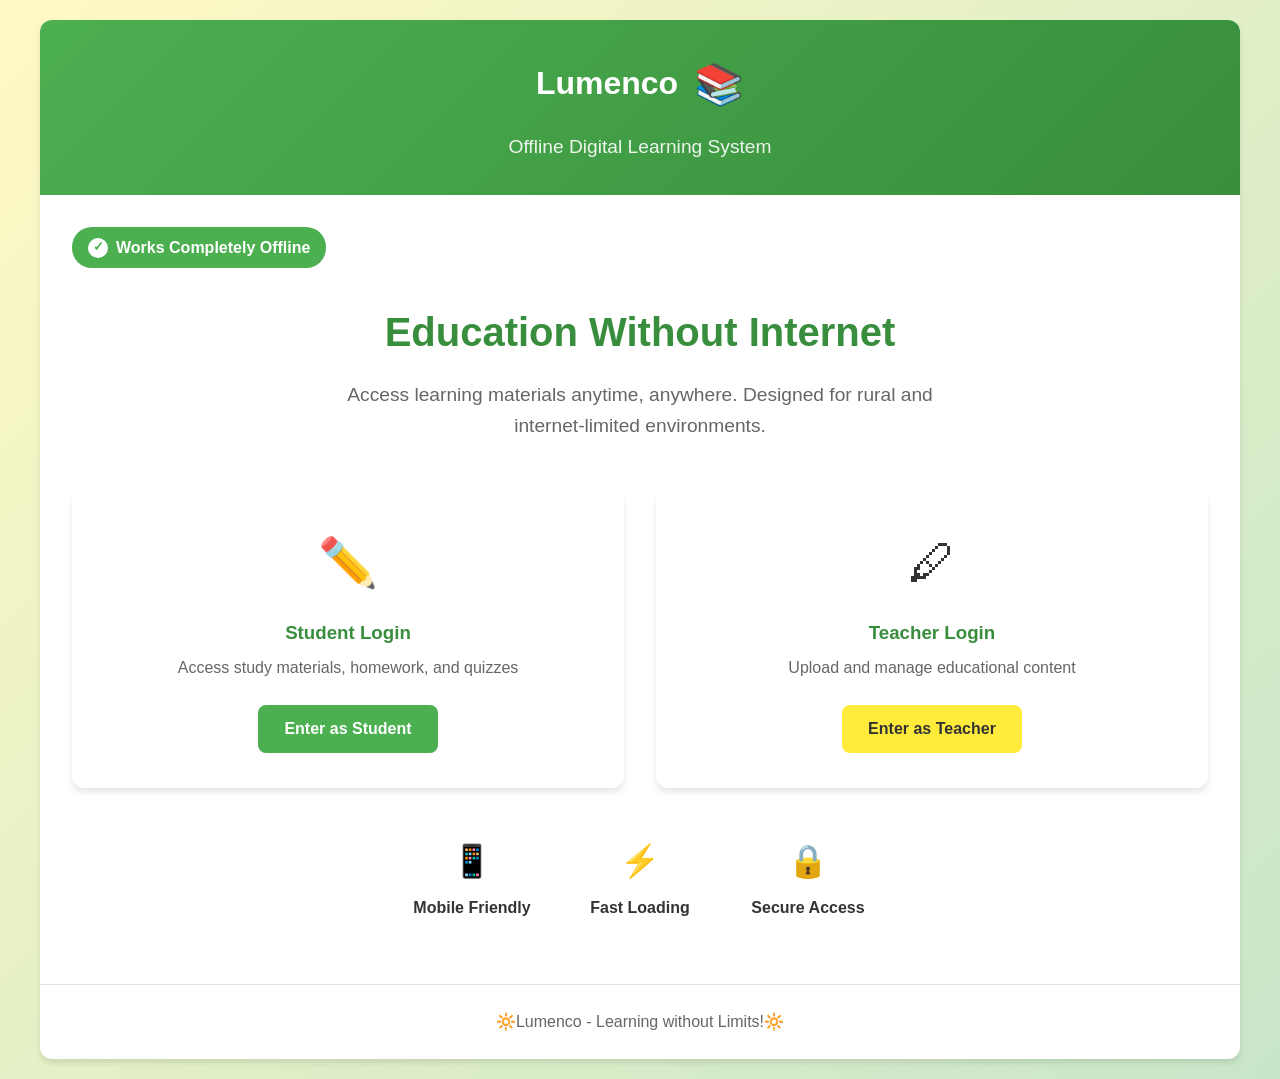
<file: data/index.html>
<!DOCTYPE html>
<html lang="en">
<head>
    <meta charset="UTF-8">
    <meta name="viewport" content="width=device-width, initial-scale=1.0">
    <title>Lumenco - Offline Digital Learning</title>
    <link rel="stylesheet" href="style.css">
    <link rel="icon" href="data:image/svg+xml,<svg xmlns=%22http://www.w3.org/2000/svg%22 viewBox=%220 0 100 100%22><text y=%22.9em%22 font-size=%2290%22>📚</text></svg>">
</head>
<body>
    <div class="container">
        <header class="header">
            <div class="logo-container">
                <div class="logo">
                    <h1>Lumenco</h1>
                    <div class="logo-icon">📚</div>
                </div>
                <p class="subtitle">Offline Digital Learning System</p>
            </div>
        </header>

        <main class="main-content">
            <div class="badge">
                <span class="badge-icon">✓</span>
                Works Completely Offline
            </div>

            <div class="hero">
                <h2>Education Without Internet</h2>
                <p class="hero-description">
                    Access learning materials anytime, anywhere. Designed for rural and internet-limited environments.
                </p>
            </div>

            <div class="login-options">
                <div class="option-card student-card">
                    <div class="card-icon">✏️</div>
                    <h3>Student Login</h3>
                    <p>Access study materials, homework, and quizzes</p>
                    <button class="btn btn-primary" onclick="navigateTo('student-auth.html')">
                        Enter as Student
                    </button>
                </div>

                <div class="option-card teacher-card">
                    <div class="card-icon">🖊</div>
                    <h3>Teacher Login</h3>
                    <p>Upload and manage educational content</p>
                    <button class="btn btn-secondary" onclick="navigateTo('teacher-login.html')">
                        Enter as Teacher
                    </button>
                </div>
            </div>

            <div class="features">
                <div class="feature">
                    <span class="feature-icon">📱</span>
                    <h4>Mobile Friendly</h4>
                </div>
                <div class="feature">
                    <span class="feature-icon">⚡</span>
                    <h4>Fast Loading</h4>
                </div>
                <div class="feature">
                    <span class="feature-icon">🔒</span>
                    <h4>Secure Access</h4>
                </div>
            </div>
        </main>

        <footer class="footer">
            <p> 🔆Lumenco - Learning without Limits!🔆 </p>
        </footer>
    </div>
    <script src="script.js"></script>
</body>
</html>
</file>
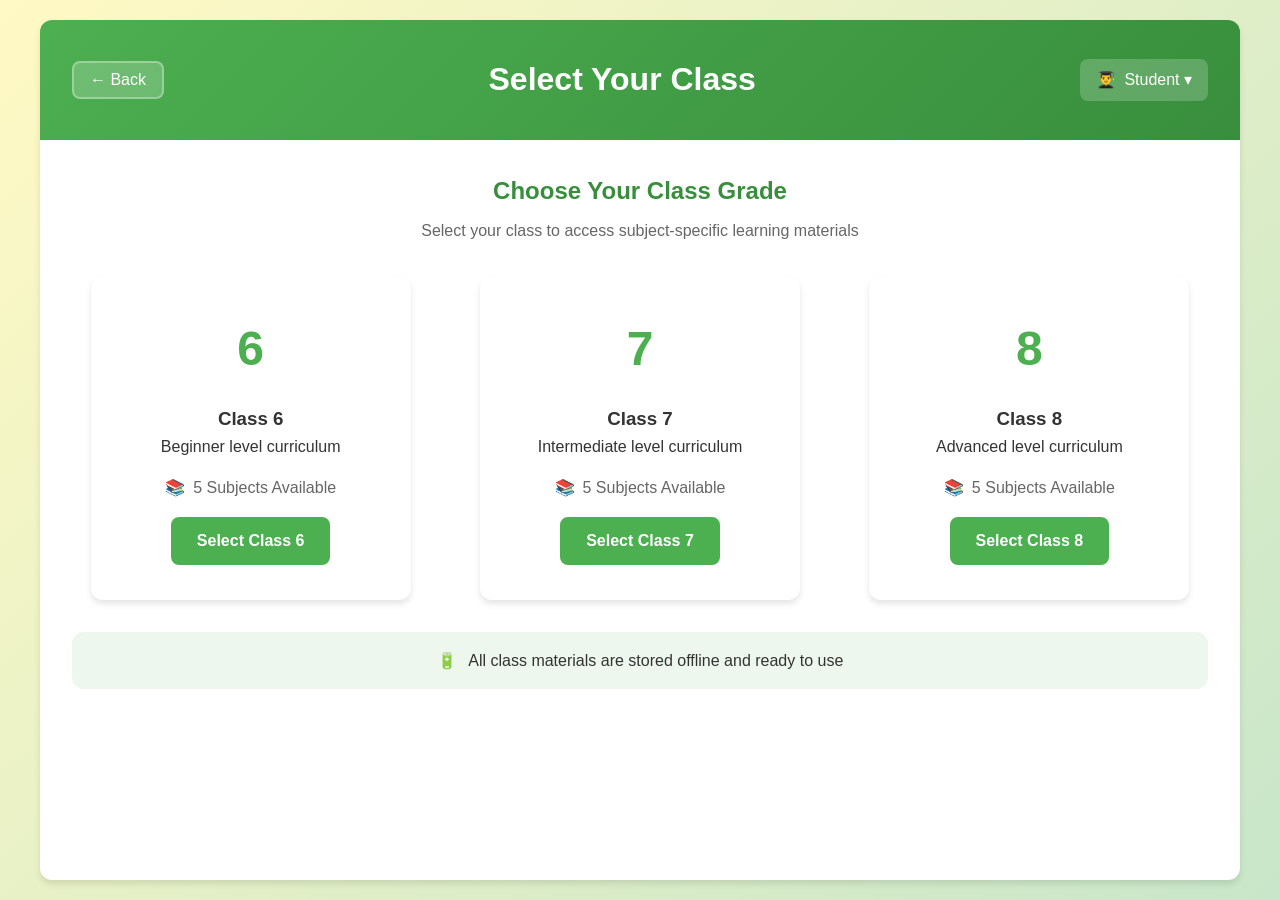
<file: data/class-select.html>
<!DOCTYPE html>
<html lang="en">
<head>
    <meta charset="UTF-8">
    <meta name="viewport" content="width=device-width, initial-scale=1.0">
    <title>Select Class - Lumenco</title>
    <link rel="stylesheet" href="style.css">
</head>
<body>
    <div class="container">
        <header class="header has-back-btn">
            <button class="back-btn">← Back</button>
            <div class="header-title">
                <h1>Select Your Class</h1>
            </div>
            <div class="user-info">
                <span class="user-icon">👨‍🎓</span>
                <span>Student ▾</span>
                <div class="user-menu" id="userMenu">
                    <button class="profile-btn">👤 Profile</button>
                    <button class="settings-btn">⚙️ Settings</button>
                    <hr>
                    <button class="logout-btn">🔐 Logout</button>
                </div>
            </div>
        </header>

        <main class="main-content">
            <div class="selection-intro">
                <h2>Choose Your Class Grade</h2>
                <p>Select your class to access subject-specific learning materials</p>
            </div>

            <div class="class-grid">
                <div class="class-card" onclick="selectClass(6)">
                    <div class="class-number">6</div>
                    <h3>Class 6</h3>
                    <p>Beginner level curriculum</p>
                    <div class="subject-count">
                        <span>📚</span>
                        5 Subjects Available
                    </div>
                    <button class="btn btn-primary">Select Class 6</button>
                </div>

                <div class="class-card" onclick="selectClass(7)">
                    <div class="class-number">7</div>
                    <h3>Class 7</h3>
                    <p>Intermediate level curriculum</p>
                    <div class="subject-count">
                        <span>📚</span>
                        5 Subjects Available
                    </div>
                    <button class="btn btn-primary">Select Class 7</button>
                </div>

                <div class="class-card" onclick="selectClass(8)">
                    <div class="class-number">8</div>
                    <h3>Class 8</h3>
                    <p>Advanced level curriculum</p>
                    <div class="subject-count">
                        <span>📚</span>
                        5 Subjects Available
                    </div>
                    <button class="btn btn-primary">Select Class 8</button>
                </div>
            </div>

            <div class="offline-notice">
                <span class="notice-icon">🔋</span>
                All class materials are stored offline and ready to use
            </div>
        </main>
    </div>
    <script src="script.js"></script>
</body>
</html>
</file>
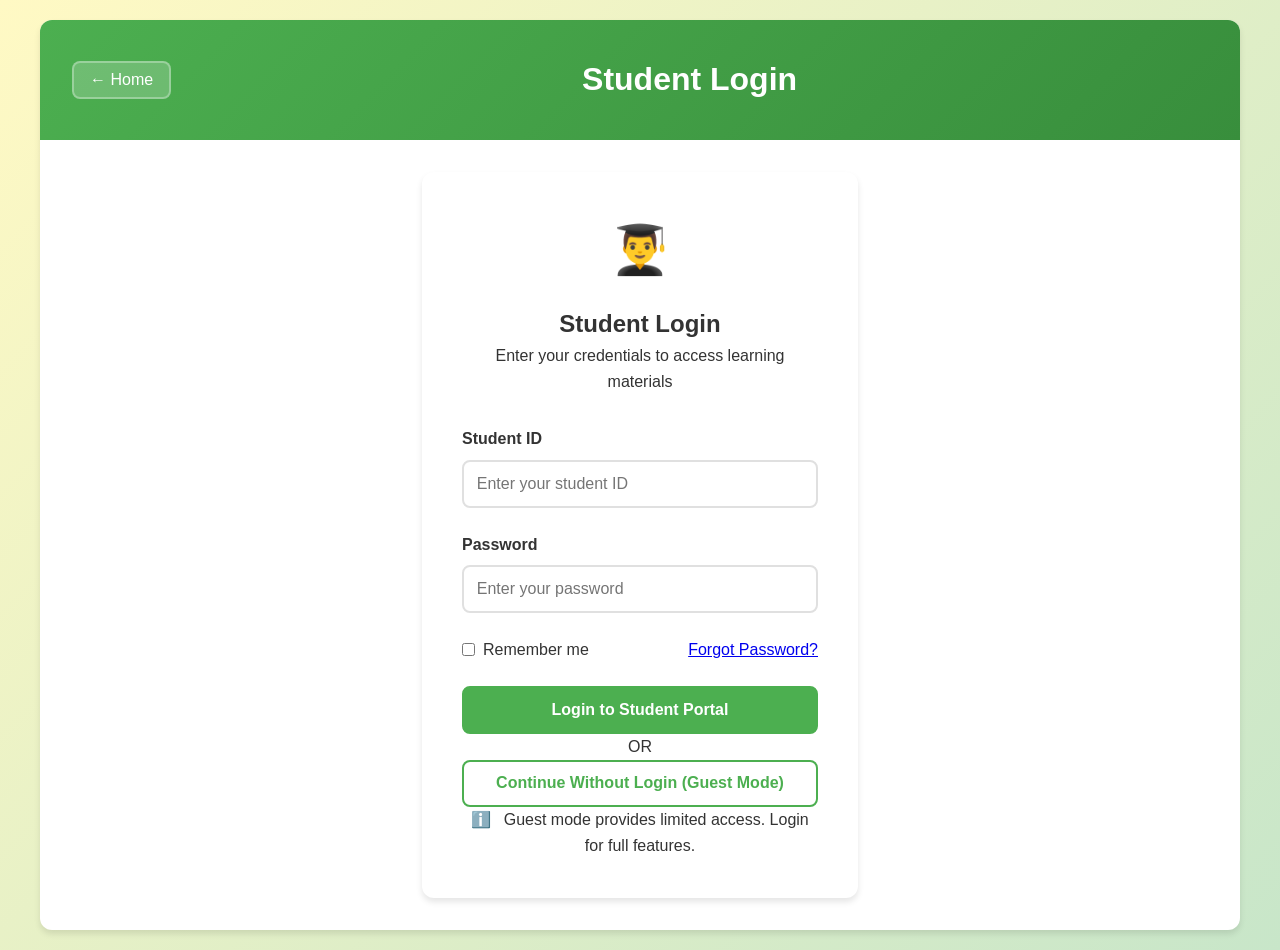
<file: data/student-auth.html>
<!DOCTYPE html>
<html lang="en">
<head>
    <meta charset="UTF-8">
    <meta name="viewport" content="width=device-width, initial-scale=1.0">
    <title>Student Login - Lumenco</title>
    <link rel="stylesheet" href="style.css">
</head>
<body>
    <div class="container">
        <header class="header">
            <button class="back-btn" onclick="navigateTo('index.html')">← Home</button>
            <h1>Student Login</h1>
        </header>

        <main class="main-content login-container">
            <div class="login-card">
                <div class="login-header">
                    <div class="login-icon">👨‍🎓</div>
                    <h2>Student Login</h2>
                    <p>Enter your credentials to access learning materials</p>
                </div>

                <form id="studentLoginForm" class="login-form">
                    <div class="form-group">
                        <label for="studentId">Student ID</label>
                        <input type="text" id="studentId" placeholder="Enter your student ID" required>
                    </div>

                    <div class="form-group">
                        <label for="studentPassword">Password</label>
                        <input type="password" id="studentPassword" placeholder="Enter your password" required>
                    </div>

                    <div class="form-options">
                        <label class="checkbox">
                            <input type="checkbox" id="rememberStudent">
                            <span>Remember me</span>
                        </label>
                        <a href="#" class="forgot-link">Forgot Password?</a>
                    </div>

                    <button type="submit" class="btn btn-primary btn-block">
                        Login to Student Portal
                    </button>

                    <div class="login-divider">
                        <span>OR</span>
                    </div>

                    <button type="button" class="btn btn-outline btn-block" onclick="navigateTo('student-login.html')">
                        Continue Without Login (Guest Mode)
                    </button>

                    <div class="login-note">
                        <span class="note-icon">ℹ️</span>
                        Guest mode provides limited access. Login for full features.
                    </div>
                </form>
            </div>
        </main>
    </div>
    <script src="script.js"></script>
</body>
</html>
</file>
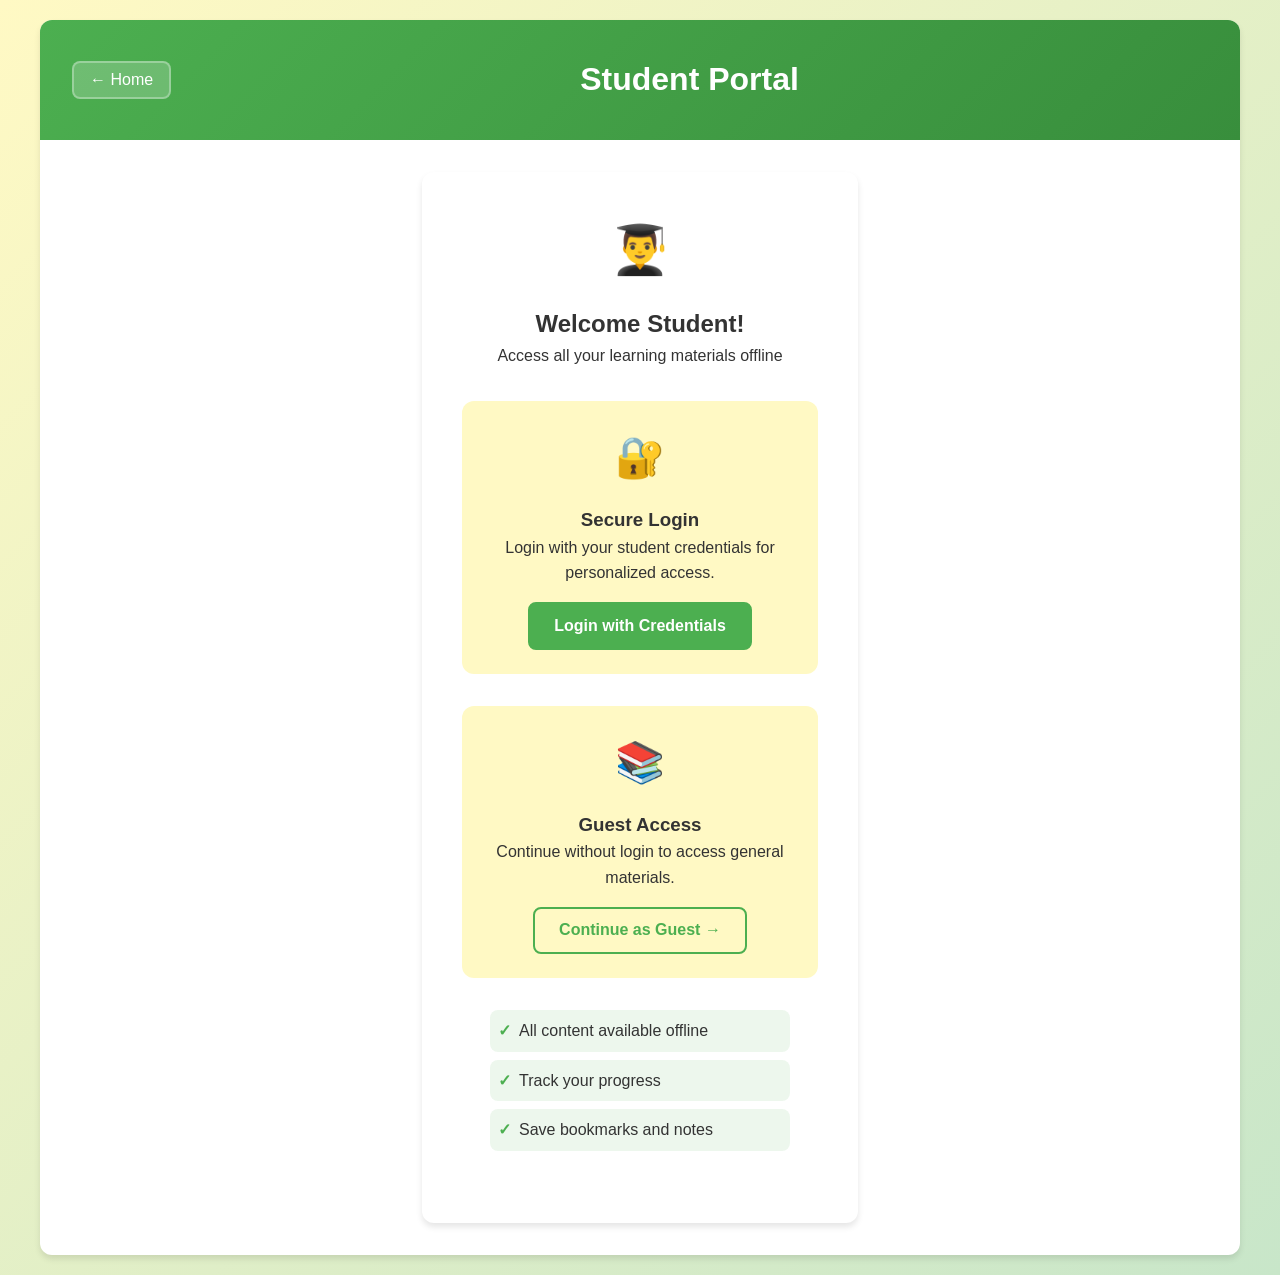
<file: data/student-login.html>
<!DOCTYPE html>
<html lang="en">
<head>
    <meta charset="UTF-8">
    <meta name="viewport" content="width=device-width, initial-scale=1.0">
    <title>Student Portal - Lumenco</title>
    <link rel="stylesheet" href="style.css">
</head>
<body>
    <div class="container">
        <header class="header">
            <button class="back-btn" onclick="navigateTo('index.html')">← Home</button>
            <h1>Student Portal</h1>
        </header>

        <main class="main-content login-container">
            <div class="login-card">
                <div class="login-header">
                    <div class="login-icon">👨‍🎓</div>
                    <h2>Welcome Student!</h2>
                    <p>Access all your learning materials offline</p>
                </div>

                <div class="student-login-options">
                    <div class="info-card">
                        <div class="info-icon">🔐</div>
                        <h3>Secure Login</h3>
                        <p>Login with your student credentials for personalized access.</p>
                        <button class="btn btn-primary" onclick="navigateTo('student-auth.html')" style="margin-top: 1rem;">
                            Login with Credentials
                        </button>
                    </div>

                    <div class="info-card" style="margin-top: 2rem;">
                        <div class="info-icon">📚</div>
                        <h3>Guest Access</h3>
                        <p>Continue without login to access general materials.</p>
                        <button class="btn btn-outline" onclick="navigateTo('class-select.html')" style="margin-top: 1rem;">
                            Continue as Guest →
                        </button>
                    </div>

                    <div class="features-list">
                        <div class="feature-item">
                            <span class="feature-check">✓</span>
                            All content available offline
                        </div>
                        <div class="feature-item">
                            <span class="feature-check">✓</span>
                            Track your progress
                        </div>
                        <div class="feature-item">
                            <span class="feature-check">✓</span>
                            Save bookmarks and notes
                        </div>
                    </div>
                </div>
            </div>
        </main>
    </div>
    <script src="script.js"></script>
</body>
</html>
</file>
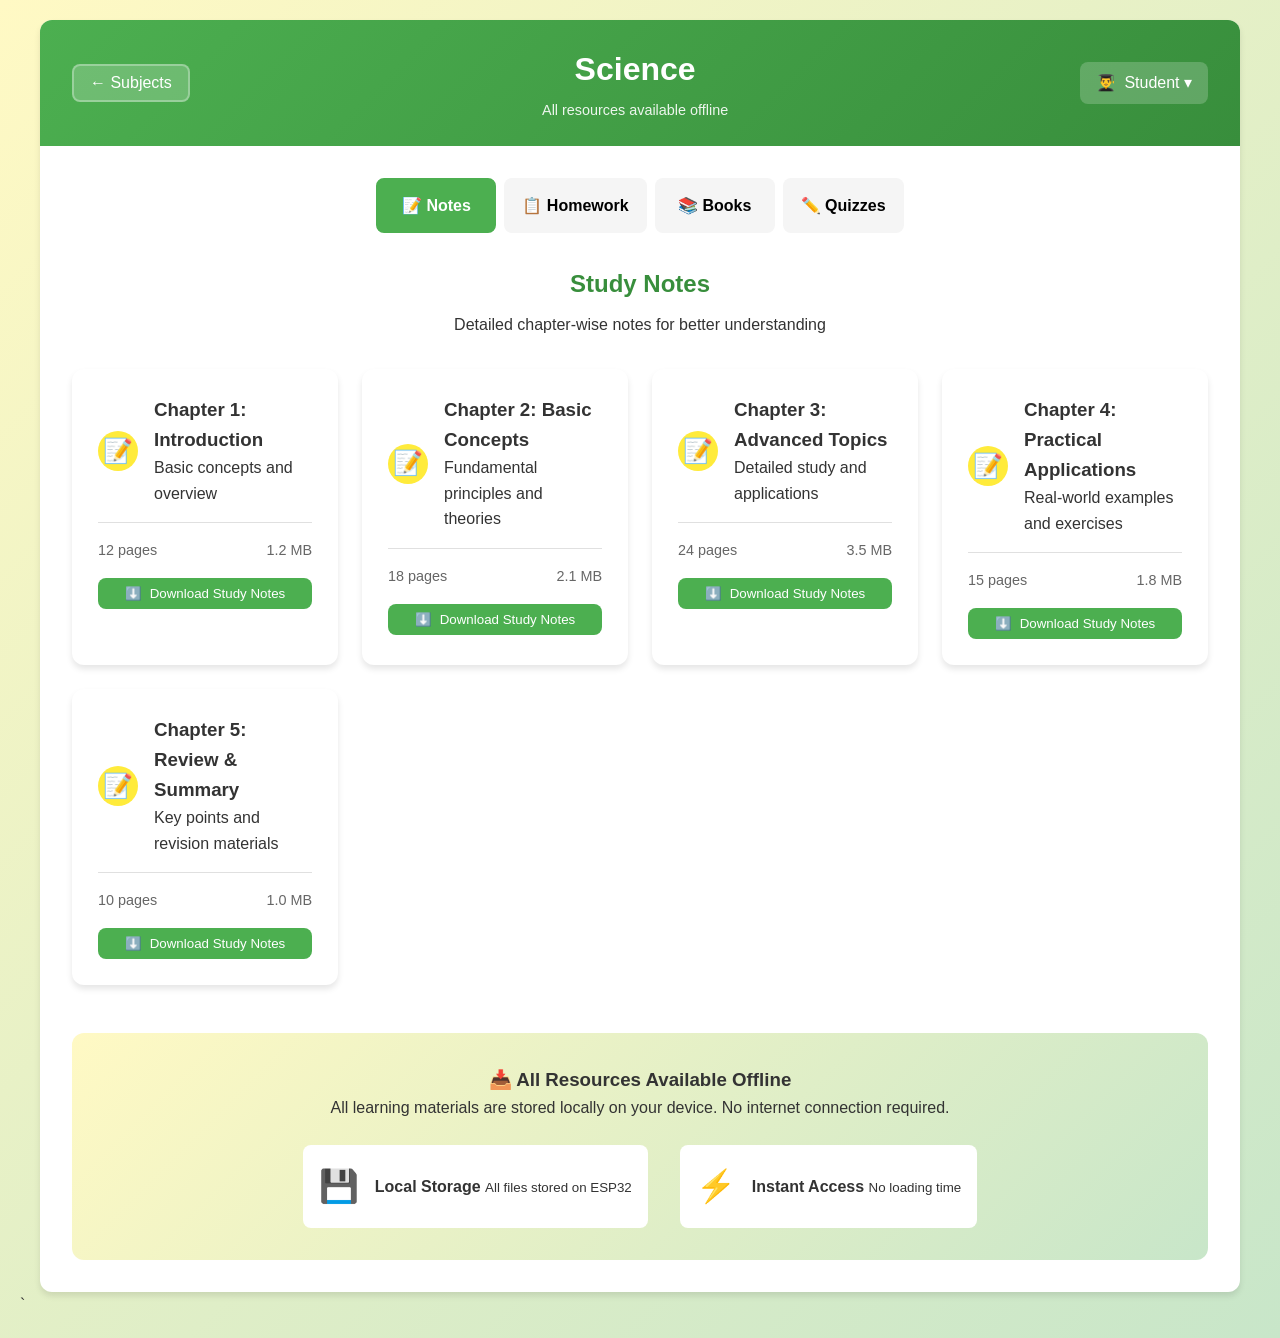
<file: data/subject-resource.html>
<!DOCTYPE html>
<html lang="en">
<head>
    <meta charset="UTF-8">
    <meta name="viewport" content="width=device-width, initial-scale=1.0">
    <title>Learning Resources - Lumenco</title>
    <link rel="stylesheet" href="style.css">
</head>
<body>
    <div class="container">
        <header class="header resource-header">
            <button class="back-btn" onclick="navigateTo('subject-select.html')">← Subjects</button>
            <div class="header-center">
                <h1 id="subjectTitle">Science</h1>
                <p class="subject-info">All resources available offline</p>
            </div>
            <div class="user-info" onclick="toggleUserMenu()">
                <span class="user-icon">👨‍🎓</span>
                <span>Student ▾</span>
                <div class="user-menu" id="userMenu">
                    <button onclick="goToProfile()">👤 Profile</button>
                    <button onclick="goToSettings()">⚙️ Settings</button>
                    <hr>
                    <button class="logout-btn" onclick="logout()">🔐 Logout</button>
                </div>
            </div>
        </header>

        <main class="main-content">
            <div class="resource-tabs">
                <button class="tab-btn active" onclick="switchTab('notes')" data-tab="notes">
                    📝 Notes
                </button>
                <button class="tab-btn" onclick="switchTab('homework')" data-tab="homework">
                    📋 Homework
                </button>
                <button class="tab-btn" onclick="switchTab('books')" data-tab="books">
                    📚 Books
                </button>
                <button class="tab-btn" onclick="switchTab('quizzes')" data-tab="quizzes">
                    ✏️ Quizzes
                </button>
            </div>

            <div class="tab-content active" id="notesTab">
                <div class="resource-header-section">
                    <h2>Study Notes</h2>
                    <p>Detailed chapter-wise notes for better understanding</p>
                </div>
                <div class="chapter-grid" id="notesGrid"></div>
            </div>

            <div class="tab-content" id="homeworkTab">
                <div class="resource-header-section">
                    <h2>Homework Assignments</h2>
                    <p>Practice questions and assignments</p>
                </div>
                <div class="chapter-grid" id="homeworkGrid"></div>
            </div>

            <div class="tab-content" id="booksTab">
                <div class="resource-header-section">
                    <h2>Textbooks & References</h2>
                    <p>Complete textbooks and reference materials</p>
                </div>
                <div class="chapter-grid" id="booksGrid"></div>
            </div>

            <div class="tab-content" id="quizzesTab">
                <div class="resource-header-section">
                    <h2>Interactive Quizzes</h2>
                    <p>Test your knowledge with chapter-wise quizzes</p>
                </div>
                <div class="chapter-grid" id="quizzesGrid"></div>
            </div>

            <div class="download-section">
                <h3>📥 All Resources Available Offline</h3>
                <p>All learning materials are stored locally on your device. No internet connection required.</p>
                <div class="storage-info">
                    <div class="storage-item">
                        <span class="storage-icon">💾</span>
                        <div>
                            <strong>Local Storage</strong>
                            <small>All files stored on ESP32</small>
                        </div>
                    </div>
                    <div class="storage-item">
                        <span class="storage-icon">⚡</span>
                        <div>
                            <strong>Instant Access</strong>
                            <small>No loading time</small>
                        </div>
                    </div>
                </div>
            </div>
        </main>
    </div>
    <script src="script.js"></script>
</body>
</html>`
</file>
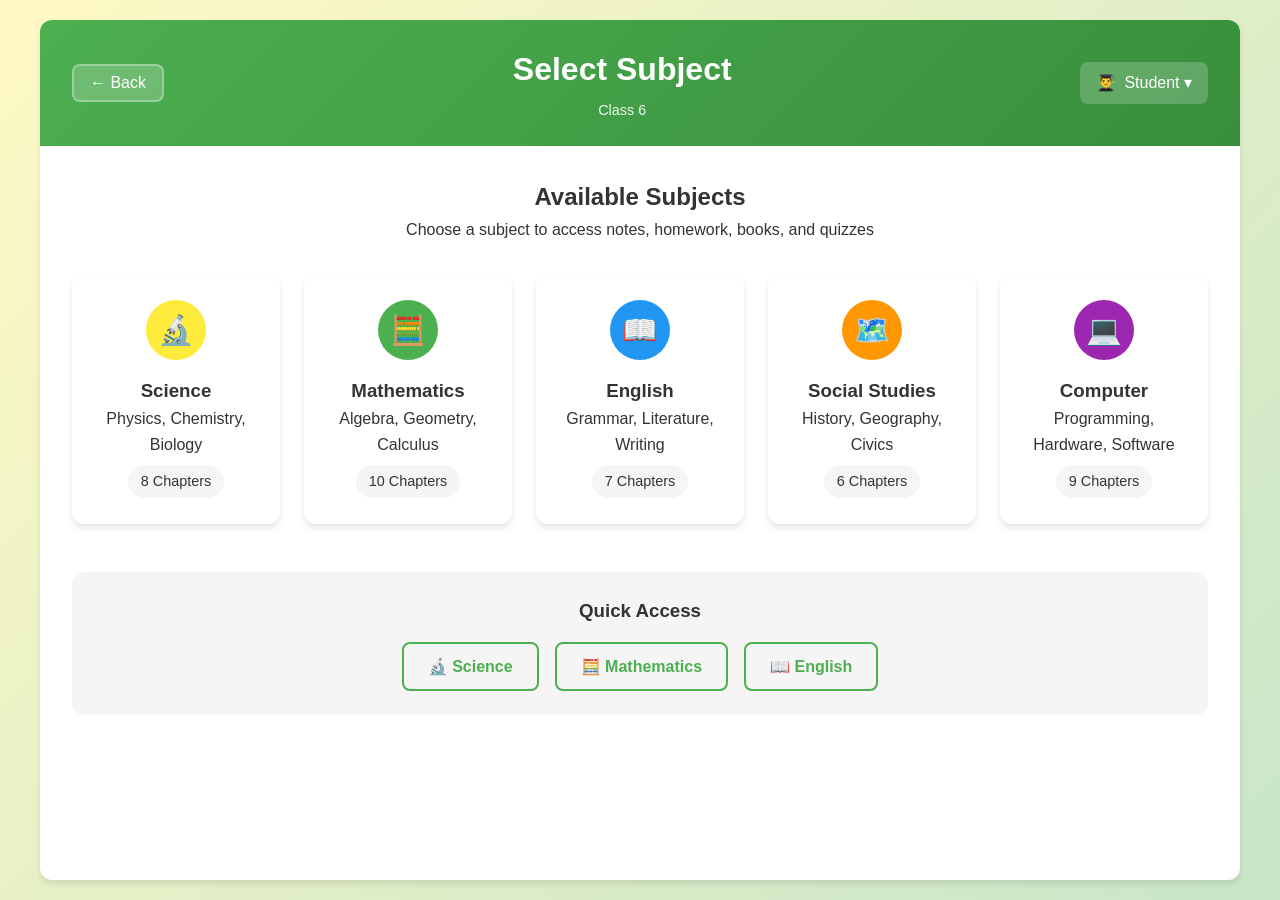
<file: data/subject-select.html>
<!DOCTYPE html>
<html lang="en">
<head>
    <meta charset="UTF-8">
    <meta name="viewport" content="width=device-width, initial-scale=1.0">
    <title>Select Subject - Lumenco</title>
    <link rel="stylesheet" href="style.css">
</head>
<body>
    <div class="container">
        <header class="header">
            <button class="back-btn" onclick="navigateTo('class-select.html')">← Back</button>
            <div class="header-center">
                <h1>Select Subject</h1>
                <p class="class-info" id="classInfo">Class 6</p>
            </div>
            <div class="user-info" onclick="toggleUserMenu()">
                <span class="user-icon">👨‍🎓</span>
                <span>Student ▾</span>
                <div class="user-menu" id="userMenu">
                    <button onclick="goToProfile()">👤 Profile</button>
                    <button onclick="goToSettings()">⚙️ Settings</button>
                    <hr>
                    <button class="logout-btn" onclick="logout()">🔐 Logout</button>
                </div>
            </div>
        </header>

        <main class="main-content">
            <div class="subject-selection">
                <h2>Available Subjects</h2>
                <p>Choose a subject to access notes, homework, books, and quizzes</p>
            </div>

            <div class="subject-grid">
                <div class="subject-card" onclick="selectSubject('science')">
                    <div class="subject-icon" style="background-color: #ffeb3b;">🔬</div>
                    <h3>Science</h3>
                    <p>Physics, Chemistry, Biology</p>
                    <div class="chapter-count">8 Chapters</div>
                </div>

                <div class="subject-card" onclick="selectSubject('mathematics')">
                    <div class="subject-icon" style="background-color: #4caf50;">🧮</div>
                    <h3>Mathematics</h3>
                    <p>Algebra, Geometry, Calculus</p>
                    <div class="chapter-count">10 Chapters</div>
                </div>

                <div class="subject-card" onclick="selectSubject('english')">
                    <div class="subject-icon" style="background-color: #2196f3;">📖</div>
                    <h3>English</h3>
                    <p>Grammar, Literature, Writing</p>
                    <div class="chapter-count">7 Chapters</div>
                </div>

                <div class="subject-card" onclick="selectSubject('social')">
                    <div class="subject-icon" style="background-color: #ff9800;">🗺️</div>
                    <h3>Social Studies</h3>
                    <p>History, Geography, Civics</p>
                    <div class="chapter-count">6 Chapters</div>
                </div>

                <div class="subject-card" onclick="selectSubject('computer')">
                    <div class="subject-icon" style="background-color: #9c27b0;">💻</div>
                    <h3>Computer</h3>
                    <p>Programming, Hardware, Software</p>
                    <div class="chapter-count">9 Chapters</div>
                </div>
            </div>

            <div class="quick-access">
                <h3>Quick Access</h3>
                <div class="quick-buttons">
                    <button class="btn btn-outline" onclick="selectSubject('science')">
                        🔬 Science
                    </button>
                    <button class="btn btn-outline" onclick="selectSubject('mathematics')">
                        🧮 Mathematics
                    </button>
                    <button class="btn btn-outline" onclick="selectSubject('english')">
                        📖 English
                    </button>
                </div>
            </div>
        </main>
    </div>
    <script src="script.js"></script>
</body>
</html>
</file>
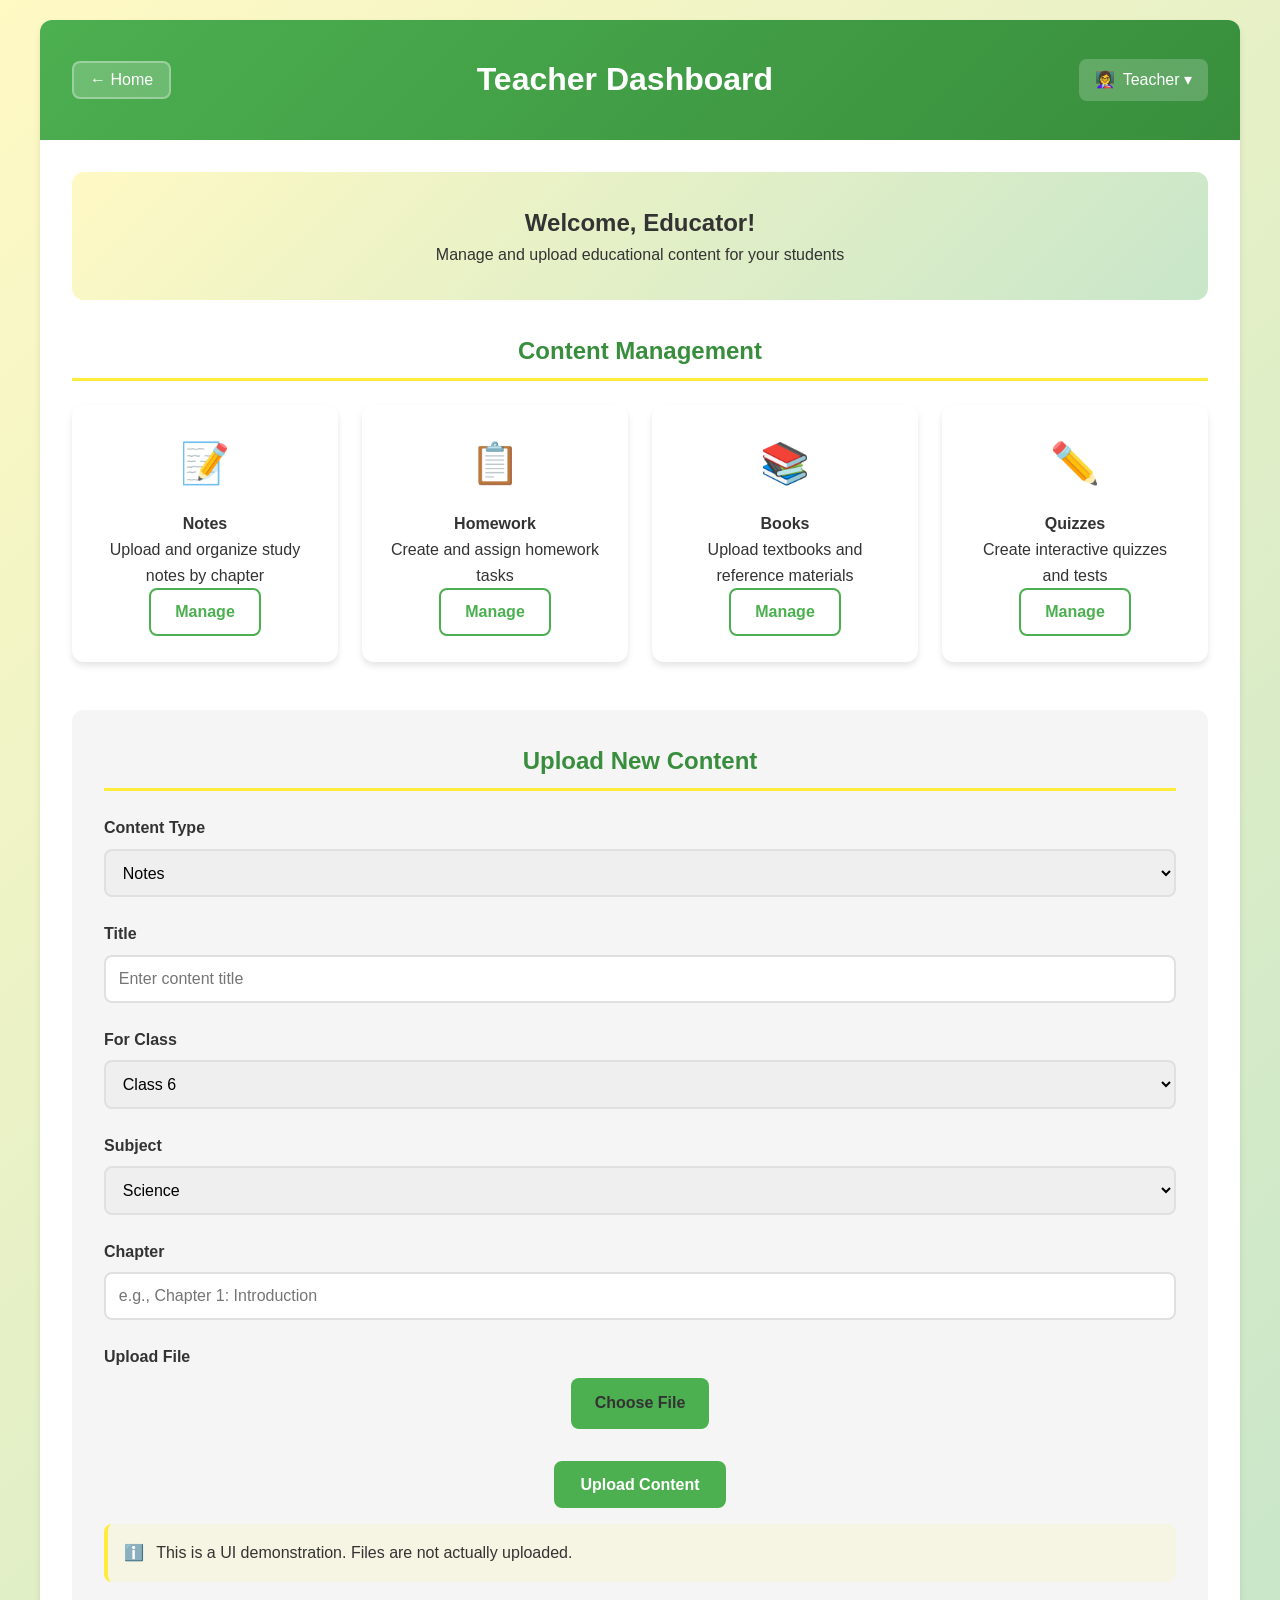
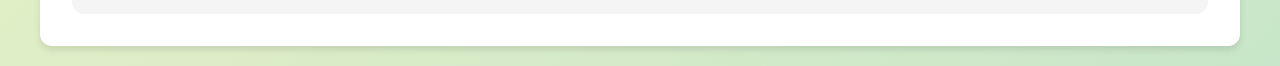
<file: data/teacher-dashboard.html>
<!DOCTYPE html>
<html lang="en">
<head>
    <meta charset="UTF-8">
    <meta name="viewport" content="width=device-width, initial-scale=1.0">
    <title>Teacher Dashboard - Lumenco</title>
    <link rel="stylesheet" href="style.css">
</head>
<body>
    <div class="container">
        <header class="header has-back-btn">
            <button class="back-btn">← Home</button>
            <div class="header-title">
                <h1>Teacher Dashboard</h1>
            </div>
            <div class="user-info">
                <span class="user-icon">👩‍🏫</span>
                <span>Teacher ▾</span>
                <div class="user-menu" id="userMenu">
                    <button class="profile-btn">👤 Profile</button>
                    <button class="settings-btn">⚙️ Settings</button>
                    <hr>
                    <button class="logout-btn">🔐 Logout</button>
                </div>
            </div>
        </header>

        <main class="main-content">
            <div class="dashboard-welcome">
                <h2>Welcome, Educator!</h2>
                <p>Manage and upload educational content for your students</p>
            </div>

            <div class="content-management">
                <h3 class="section-title">Content Management</h3>
                
                <div class="management-cards">
                    <div class="manage-card" onclick="showUploadForm('notes')">
                        <div class="manage-icon">📝</div>
                        <h4>Notes</h4>
                        <p>Upload and organize study notes by chapter</p>
                        <button class="btn btn-outline">Manage</button>
                    </div>

                    <div class="manage-card" onclick="showUploadForm('homework')">
                        <div class="manage-icon">📋</div>
                        <h4>Homework</h4>
                        <p>Create and assign homework tasks</p>
                        <button class="btn btn-outline">Manage</button>
                    </div>

                    <div class="manage-card" onclick="showUploadForm('books')">
                        <div class="manage-icon">📚</div>
                        <h4>Books</h4>
                        <p>Upload textbooks and reference materials</p>
                        <button class="btn btn-outline">Manage</button>
                    </div>

                    <div class="manage-card" onclick="showUploadForm('quizzes')">
                        <div class="manage-icon">✏️</div>
                        <h4>Quizzes</h4>
                        <p>Create interactive quizzes and tests</p>
                        <button class="btn btn-outline">Manage</button>
                    </div>
                </div>
            </div>

            <div class="upload-section" id="uploadSection">
                <h3 class="section-title">Upload New Content</h3>
                <div class="upload-form">
                    <div class="form-group">
                        <label for="contentType">Content Type</label>
                        <select id="contentType">
                            <option value="notes">Notes</option>
                            <option value="homework">Homework</option>
                            <option value="books">Books</option>
                            <option value="quizzes">Quizzes</option>
                        </select>
                    </div>

                    <div class="form-group">
                        <label for="contentTitle">Title</label>
                        <input type="text" id="contentTitle" placeholder="Enter content title">
                    </div>

                    <div class="form-group">
                        <label for="contentClass">For Class</label>
                        <select id="contentClass">
                            <option value="6">Class 6</option>
                            <option value="7">Class 7</option>
                            <option value="8">Class 8</option>
                        </select>
                    </div>

                    <div class="form-group">
                        <label for="contentSubject">Subject</label>
                        <select id="contentSubject">
                            <option value="science">Science</option>
                            <option value="mathematics">Mathematics</option>
                            <option value="english">English</option>
                            <option value="social">Social Studies</option>
                            <option value="computer">Computer</option>
                        </select>
                    </div>

                    <div class="form-group">
                        <label for="contentChapter">Chapter</label>
                        <input type="text" id="contentChapter" placeholder="e.g., Chapter 1: Introduction">
                    </div>

                    <div class="form-group">
                        <label for="contentFile">Upload File</label>
                        <div class="file-upload">
                            <input type="file" id="contentFile">
                            <label for="contentFile" class="file-label">Choose File</label>
                        </div>
                    </div>

                    <button class="btn btn-primary" onclick="uploadContent()">
                        Upload Content
                    </button>

                    <div class="upload-note">
                        <span class="note-icon">ℹ️</span>
                        This is a UI demonstration. Files are not actually uploaded.
                    </div>
                </div>
            </div>
        </main>
    </div>
    <script src="script.js"></script>
</body>
</html>
</file>
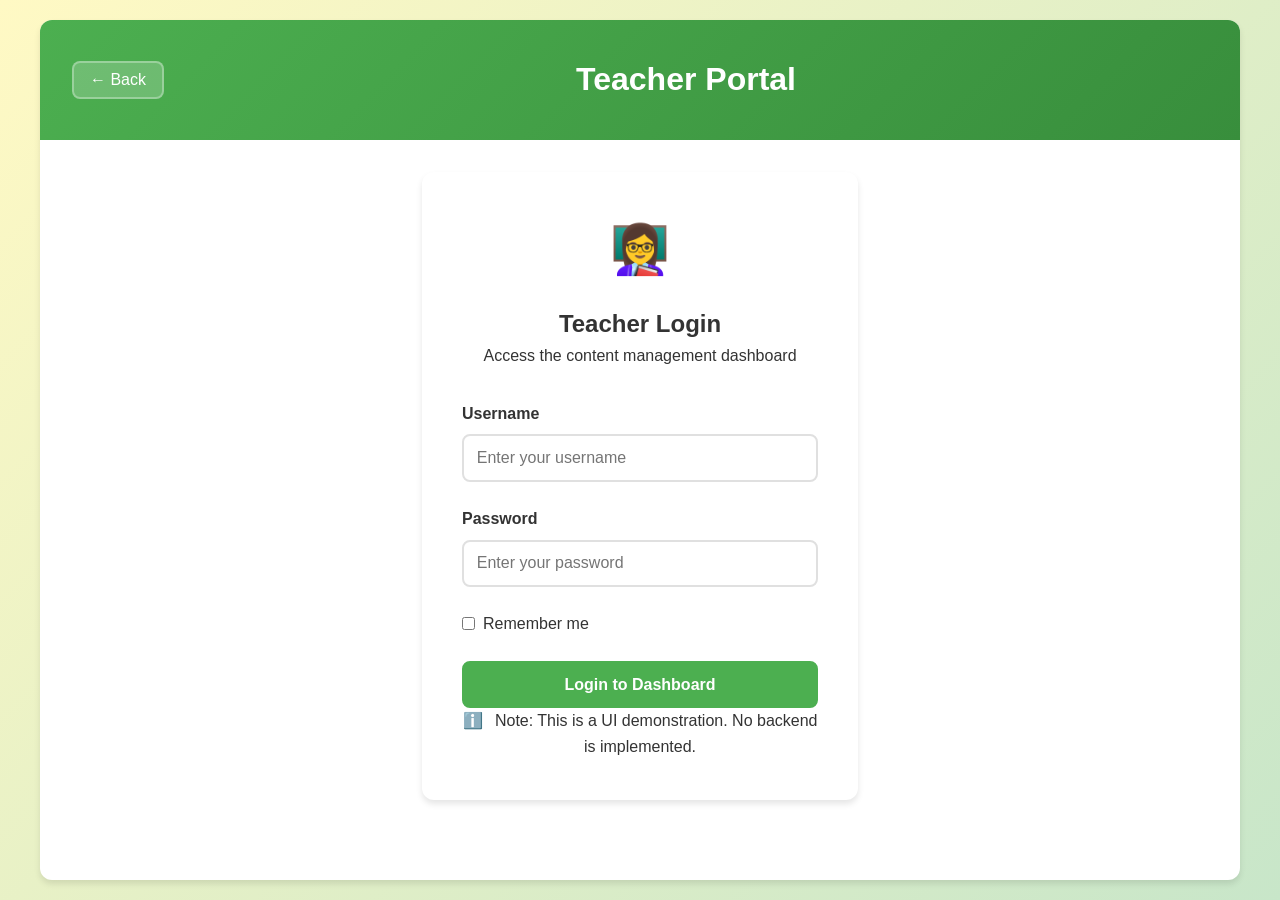
<file: data/teacher-login.html>
<!DOCTYPE html>
<html lang="en">
<head>
    <meta charset="UTF-8">
    <meta name="viewport" content="width=device-width, initial-scale=1.0">
    <title>Teacher Login - Lumenco</title>
    <link rel="stylesheet" href="style.css">
</head>
<body>
    <div class="container">
        <header class="header">
            <button class="back-btn" onclick="goBack()">← Back</button>
            <h1>Teacher Portal</h1>
        </header>

        <main class="main-content login-container">
            <div class="login-card">
                <div class="login-header">
                    <div class="login-icon">👩‍🏫</div>
                    <h2>Teacher Login</h2>
                    <p>Access the content management dashboard</p>
                </div>

                <form id="loginForm" class="login-form">
                    <div class="form-group">
                        <label for="username">Username</label>
                        <input type="text" id="username" placeholder="Enter your username" required>
                    </div>

                    <div class="form-group">
                        <label for="password">Password</label>
                        <input type="password" id="password" placeholder="Enter your password" required>
                    </div>

                    <div class="form-options">
                        <label class="checkbox">
                            <input type="checkbox" id="remember">
                            <span>Remember me</span>
                        </label>
                    </div>

                    <button type="submit" class="btn btn-primary btn-block">
                        Login to Dashboard
                    </button>

                    <div class="login-note">
                        <span class="note-icon">ℹ️</span>
                        Note: This is a UI demonstration. No backend is implemented.
                    </div>
                </form>
            </div>
        </main>
    </div>
    <script src="script.js"></script>
</body>
</html>
</file>
<file: data/style.css>
/* Reset and Base Styles */
* {
    margin: 0;
    padding: 0;
    box-sizing: border-box;
}

:root {
    --primary-yellow: #fff9c4;
    --primary-green: #c8e6c9;
    --accent-yellow: #ffeb3b;
    --accent-green: #4caf50;
    --dark-green: #388e3c;
    --light-gray: #f5f5f5;
    --medium-gray: #e0e0e0;
    --dark-gray: #757575;
    --text-dark: #333333;
    --text-light: #666666;
    --shadow: 0 4px 6px rgba(0, 0, 0, 0.1);
    --shadow-hover: 0 6px 12px rgba(0, 0, 0, 0.15);
    --radius: 12px;
    --radius-sm: 8px;
}

body {
    font-family: -apple-system, BlinkMacSystemFont, 'Segoe UI', Roboto, Oxygen, Ubuntu, Cantarell, sans-serif;
    line-height: 1.6;
    color: var(--text-dark);
    background: linear-gradient(135deg, var(--primary-yellow) 0%, var(--primary-green) 100%);
    min-height: 100vh;
    padding: 20px;
}

.container {
    max-width: 1200px;
    margin: 0 auto;
    background: white;
    border-radius: var(--radius);
    box-shadow: var(--shadow);
    overflow: hidden;
    min-height: calc(100vh - 40px);
}

/* ============ HEADER STYLES - ALL CENTERED ============ */
.header {
    background: linear-gradient(135deg, var(--accent-green), var(--dark-green));
    color: white;
    padding: 1.5rem 2rem;
    position: relative;
    text-align: center;
    min-height: 120px;
    display: flex;
    align-items: center;
    justify-content: center;
}

/* Main index page header */
.header:not(.has-back-btn) {
    padding: 2rem;
}

/* Headers with back button */
.header.has-back-btn {
    padding: 1.5rem 2rem;
    display: grid;
    grid-template-columns: auto 1fr auto;
    align-items: center;
    gap: 1rem;
}

.header.has-back-btn .header-title {
    text-align: center;
    grid-column: 2;
}

.header.has-back-btn .back-btn {
    grid-column: 1;
    justify-self: start;
}

.header.has-back-btn .user-info {
    grid-column: 3;
    justify-self: end;
}

/* Header titles - ALL CENTERED */
.header h1,
.header .header-title h1 {
    font-size: 2rem;
    font-weight: 700;
    margin: 0;
    text-align: center;
    color: white;
}

/* Subtitle for main page */
.subtitle {
    text-align: center;
    color: rgba(255, 255, 255, 0.9);
    margin-top: 0.5rem;
    font-size: 1.2rem;
}

/* Logo container */
.logo-container {
    text-align: center;
}

.logo {
    display: inline-flex;
    align-items: center;
    justify-content: center;
    gap: 1rem;
    margin-bottom: 0.5rem;
}

.logo-icon {
    font-size: 2.5rem;
    animation: float 3s ease-in-out infinite;
}

@keyframes float {
    0%, 100% { transform: translateY(0); }
    50% { transform: translateY(-10px); }
}

/* ============ BACK BUTTON - FIXED ============ */
.back-btn {
    background: rgba(255, 255, 255, 0.2);
    border: 2px solid rgba(255, 255, 255, 0.3);
    color: white;
    padding: 0.5rem 1rem;
    border-radius: var(--radius-sm);
    cursor: pointer;
    font-size: 1rem;
    transition: all 0.3s ease;
    display: inline-flex;
    align-items: center;
    gap: 0.5rem;
    text-decoration: none;
    white-space: nowrap;
}

.back-btn:hover {
    background: rgba(255, 255, 255, 0.3);
    border-color: white;
    transform: translateX(-5px);
}

/* ============ MAIN CONTENT ============ */
.main-content {
    padding: 2rem;
}

/* Badge */
.badge {
    display: inline-flex;
    align-items: center;
    gap: 0.5rem;
    background: var(--accent-green);
    color: white;
    padding: 0.5rem 1rem;
    border-radius: 20px;
    font-weight: 600;
    margin-bottom: 2rem;
}

.badge-icon {
    background: white;
    color: var(--accent-green);
    width: 20px;
    height: 20px;
    border-radius: 50%;
    display: flex;
    align-items: center;
    justify-content: center;
    font-size: 0.8rem;
}

/* ============ ALL HEADINGS CENTERED ============ */
.hero,
.selection-intro,
.subject-selection,
.resource-header-section,
.dashboard-welcome,
.download-section,
.quick-access {
    text-align: center;
}

.hero h2,
.selection-intro h2,
.subject-selection h2,
.resource-header-section h2,
.dashboard-welcome h2,
.download-section h3,
.quick-access h3 {
    text-align: center;
    margin-left: auto;
    margin-right: auto;
}

/* Hero Section */
.hero {
    margin-bottom: 3rem;
}

.hero h2 {
    font-size: 2.5rem;
    color: var(--dark-green);
    margin-bottom: 1rem;
}

.hero-description {
    font-size: 1.2rem;
    color: var(--text-light);
    max-width: 600px;
    margin: 0 auto;
}

/* Login Options */
.login-options {
    display: grid;
    grid-template-columns: repeat(auto-fit, minmax(300px, 1fr));
    gap: 2rem;
    margin-bottom: 3rem;
}

.option-card {
    background: white;
    border-radius: var(--radius);
    padding: 2rem;
    text-align: center;
    box-shadow: var(--shadow);
    transition: all 0.3s ease;
    border: 3px solid transparent;
}

.option-card:hover {
    transform: translateY(-5px);
    box-shadow: var(--shadow-hover);
    border-color: var(--accent-yellow);
}

.student-card:hover {
    border-color: var(--accent-green);
}

.teacher-card:hover {
    border-color: var(--accent-yellow);
}

.card-icon {
    font-size: 3rem;
    margin-bottom: 1rem;
}

.option-card h3 {
    color: var(--dark-green);
    margin-bottom: 0.5rem;
}

.option-card p {
    color: var(--text-light);
    margin-bottom: 1.5rem;
}

/* Features */
.features {
    display: flex;
    justify-content: center;
    gap: 3rem;
    flex-wrap: wrap;
    margin-top: 3rem;
}

.feature {
    text-align: center;
    min-width: 120px;
}

.feature-icon {
    font-size: 2rem;
    display: block;
    margin-bottom: 0.5rem;
}

/* ============ BUTTONS ============ */
.btn {
    padding: 0.8rem 1.5rem;
    border: none;
    border-radius: var(--radius-sm);
    font-size: 1rem;
    font-weight: 600;
    cursor: pointer;
    transition: all 0.3s ease;
    display: inline-block;
    text-align: center;
}

.btn:hover {
    transform: translateY(-2px);
}

.btn:active {
    transform: translateY(0);
}

.btn-primary {
    background: var(--accent-green);
    color: white;
    border: 2px solid var(--accent-green);
}

.btn-primary:hover {
    background: var(--dark-green);
    border-color: var(--dark-green);
    box-shadow: 0 4px 8px rgba(76, 175, 80, 0.3);
}

.btn-secondary {
    background: var(--accent-yellow);
    color: var(--text-dark);
    border: 2px solid var(--accent-yellow);
}

.btn-secondary:hover {
    background: #fbc02d;
    border-color: #fbc02d;
    box-shadow: 0 4px 8px rgba(255, 193, 7, 0.3);
}

.btn-outline {
    background: transparent;
    color: var(--accent-green);
    border: 2px solid var(--accent-green);
}

.btn-outline:hover {
    background: var(--accent-green);
    color: white;
}

.btn-block {
    display: block;
    width: 100%;
}

.btn-large {
    padding: 1rem 2rem;
    font-size: 1.2rem;
}

/* ============ LOGIN PAGES ============ */
.login-container {
    max-width: 500px;
    margin: 0 auto;
}

.login-card {
    background: white;
    border-radius: var(--radius);
    padding: 2.5rem;
    box-shadow: var(--shadow);
    text-align: center;
}

.login-header {
    text-align: center;
    margin-bottom: 2rem;
}

.login-icon {
    font-size: 3rem;
    margin-bottom: 1rem;
}

.login-form {
    margin-top: 2rem;
}

.form-group {
    margin-bottom: 1.5rem;
    text-align: left;
}

.form-group label {
    display: block;
    margin-bottom: 0.5rem;
    color: var(--text-dark);
    font-weight: 600;
}

.form-group input,
.form-group select {
    width: 100%;
    padding: 0.8rem;
    border: 2px solid var(--medium-gray);
    border-radius: var(--radius-sm);
    font-size: 1rem;
    transition: all 0.3s ease;
}

.form-group input:focus,
.form-group select:focus {
    outline: none;
    border-color: var(--accent-green);
    box-shadow: 0 0 0 3px rgba(76, 175, 80, 0.1);
}

.form-options {
    display: flex;
    justify-content: space-between;
    align-items: center;
    margin-bottom: 1.5rem;
}

.checkbox {
    display: flex;
    align-items: center;
    gap: 0.5rem;
    cursor: pointer;
}

/* ============ USER MENU - TOP RIGHT CORNER ============ */
.user-info {
    position: relative;
    cursor: pointer;
    display: flex;
    align-items: center;
    gap: 0.5rem;
    background: rgba(255, 255, 255, 0.2);
    padding: 0.5rem 1rem;
    border-radius: var(--radius-sm);
    user-select: none;
    white-space: nowrap;
}

.user-menu {
    position: absolute;
    top: 100%;
    right: 0;
    background: white;
    color: var(--text-dark);
    border-radius: var(--radius-sm);
    box-shadow: var(--shadow-hover);
    min-width: 180px;
    display: none;
    flex-direction: column;
    overflow: hidden;
    z-index: 1000;
    margin-top: 5px;
}

.user-menu button {
    background: none;
    border: none;
    padding: 0.8rem 1rem;
    text-align: left;
    font-size: 0.95rem;
    cursor: pointer;
    transition: background 0.2s ease;
    width: 100%;
}

.user-menu button:hover {
    background: var(--light-gray);
}

.user-menu hr {
    border: none;
    border-top: 1px solid var(--medium-gray);
    margin: 0;
}

.logout-btn {
    color: #d32f2f;
    font-weight: 600;
}

/* ============ DASHBOARD ============ */
.dashboard-welcome {
    text-align: center;
    margin-bottom: 2rem;
    padding: 2rem;
    background: linear-gradient(135deg, var(--primary-yellow), var(--primary-green));
    border-radius: var(--radius);
}

.management-cards {
    display: grid;
    grid-template-columns: repeat(auto-fit, minmax(250px, 1fr));
    gap: 1.5rem;
    margin-bottom: 3rem;
}

.manage-card {
    background: white;
    border-radius: var(--radius);
    padding: 1.5rem;
    text-align: center;
    box-shadow: var(--shadow);
    transition: all 0.3s ease;
    border: 2px solid transparent;
    cursor: pointer;
}

.manage-card:hover {
    transform: translateY(-5px);
    border-color: var(--accent-green);
    box-shadow: var(--shadow-hover);
}

.manage-icon {
    font-size: 2.5rem;
    margin-bottom: 1rem;
}

.section-title {
    color: var(--dark-green);
    margin-bottom: 1.5rem;
    font-size: 1.5rem;
    border-bottom: 3px solid var(--accent-yellow);
    padding-bottom: 0.5rem;
    display: inline-block;
    text-align: center;
    width: 100%;
}

.upload-section {
    background: var(--light-gray);
    padding: 2rem;
    border-radius: var(--radius);
    margin-top: 2rem;
    text-align: center;
}

.file-upload {
    display: flex;
    align-items: center;
    gap: 1rem;
    justify-content: center;
}

.file-label {
    background: var(--accent-green);
    color: white;
    padding: 0.8rem 1.5rem;
    border-radius: var(--radius-sm);
    cursor: pointer;
    transition: all 0.3s ease;
}

.file-label:hover {
    background: var(--dark-green);
}

.upload-note {
    margin-top: 1rem;
    padding: 1rem;
    background: rgba(255, 235, 59, 0.1);
    border-left: 4px solid var(--accent-yellow);
    border-radius: var(--radius-sm);
    text-align: left;
}

.note-icon {
    margin-right: 0.5rem;
}

/* ============ CLASS SELECTION - ALL CENTERED ============ */
.class-grid {
    display: grid;
    grid-template-columns: repeat(auto-fit, minmax(280px, 1fr));
    gap: 2rem;
    margin: 2rem 0;
    justify-items: center;
}

.class-card {
    background: white;
    border-radius: var(--radius);
    padding: 2rem;
    text-align: center;
    box-shadow: var(--shadow);
    transition: all 0.3s ease;
    border: 3px solid transparent;
    cursor: pointer;
    width: 100%;
    max-width: 320px;
}

.class-card:hover {
    transform: translateY(-5px);
    border-color: var(--accent-green);
    box-shadow: var(--shadow-hover);
}

.class-number {
    font-size: 3rem;
    font-weight: bold;
    color: var(--accent-green);
    margin-bottom: 1rem;
}

.subject-count {
    display: flex;
    align-items: center;
    justify-content: center;
    gap: 0.5rem;
    margin: 1rem 0;
    color: var(--text-light);
}

.offline-notice {
    text-align: center;
    padding: 1rem;
    background: rgba(76, 175, 80, 0.1);
    border-radius: var(--radius);
    margin-top: 2rem;
}

.notice-icon {
    margin-right: 0.5rem;
}

/* ============ SUBJECT SELECTION - ALL CENTERED ============ */
.subject-grid {
    display: grid;
    grid-template-columns: repeat(auto-fit, minmax(200px, 1fr));
    gap: 1.5rem;
    margin: 2rem 0;
    justify-items: center;
}

.subject-card {
    background: white;
    border-radius: var(--radius);
    padding: 1.5rem;
    text-align: center;
    box-shadow: var(--shadow);
    transition: all 0.3s ease;
    border: 2px solid transparent;
    cursor: pointer;
    width: 100%;
    max-width: 220px;
}

.subject-card:hover {
    transform: translateY(-3px);
    border-color: var(--accent-green);
    box-shadow: var(--shadow-hover);
}

.subject-icon {
    width: 60px;
    height: 60px;
    border-radius: 50%;
    display: flex;
    align-items: center;
    justify-content: center;
    font-size: 1.8rem;
    margin: 0 auto 1rem;
}

.chapter-count {
    margin-top: 0.5rem;
    padding: 0.3rem 0.8rem;
    background: var(--light-gray);
    border-radius: 20px;
    display: inline-block;
    font-size: 0.9rem;
}

/* ============ RESOURCE TABS ============ */
.resource-tabs {
    display: flex;
    gap: 0.5rem;
    margin-bottom: 2rem;
    flex-wrap: wrap;
    justify-content: center;
}

.tab-btn {
    flex: 0 1 auto;
    min-width: 120px;
    padding: 1rem;
    background: var(--light-gray);
    border: 2px solid transparent;
    border-radius: var(--radius-sm);
    cursor: pointer;
    font-size: 1rem;
    font-weight: 600;
    transition: all 0.3s ease;
    text-align: center;
}

.tab-btn:hover {
    background: var(--primary-green);
    border-color: var(--accent-green);
}

.tab-btn.active {
    background: var(--accent-green);
    color: white;
    border-color: var(--accent-green);
}

.tab-btn:active {
    transform: scale(0.98);
}

.tab-content {
    display: none;
    animation: fadeIn 0.5s ease;
}

.tab-content.active {
    display: block;
}

@keyframes fadeIn {
    from { opacity: 0; transform: translateY(10px); }
    to { opacity: 1; transform: translateY(0); }
}

.chapter-grid {
    display: grid;
    grid-template-columns: repeat(auto-fill, minmax(250px, 1fr));
    gap: 1.5rem;
    margin-top: 2rem;
    justify-items: center;
}

.chapter-card {
    background: white;
    border-radius: var(--radius);
    padding: 1.5rem;
    box-shadow: var(--shadow);
    transition: all 0.3s ease;
    border: 2px solid transparent;
    width: 100%;
    max-width: 280px;
}

.chapter-card:hover {
    transform: translateY(-3px);
    border-color: var(--accent-green);
    box-shadow: var(--shadow-hover);
}

.chapter-header {
    display: flex;
    align-items: center;
    gap: 1rem;
    margin-bottom: 1rem;
}

.chapter-icon {
    font-size: 1.5rem;
    width: 40px;
    height: 40px;
    background: var(--accent-yellow);
    border-radius: 50%;
    display: flex;
    align-items: center;
    justify-content: center;
    flex-shrink: 0;
}

.chapter-meta {
    display: flex;
    justify-content: space-between;
    margin-top: 1rem;
    padding-top: 1rem;
    border-top: 1px solid var(--medium-gray);
    color: var(--text-light);
    font-size: 0.9rem;
}

.download-btn {
    background: var(--accent-green);
    color: white;
    border: none;
    padding: 0.5rem 1rem;
    border-radius: var(--radius-sm);
    cursor: pointer;
    transition: all 0.3s ease;
    display: flex;
    align-items: center;
    gap: 0.5rem;
    margin-top: 1rem;
    width: 100%;
    justify-content: center;
}

.download-btn:hover {
    background: var(--dark-green);
}

/* ============ FOOTER ============ */
.footer {
    text-align: center;
    padding: 1.5rem;
    color: var(--text-light);
    border-top: 1px solid var(--medium-gray);
    margin-top: 2rem;
}

/* ============ CLASS INFO AND SUBJECT INFO ============ */
.class-info {
    color: rgba(255, 255, 255, 0.9);
    font-size: 0.9rem;
    margin-top: 0.25rem;
    text-align: center;
}

.subject-info {
    color: rgba(255, 255, 255, 0.9);
    font-size: 0.9rem;
    margin-top: 0.25rem;
    text-align: center;
}

/* ============ NOTIFICATIONS ============ */
.notification {
    animation: slideIn 0.3s ease;
}

@keyframes slideIn {
    from {
        transform: translateX(100%);
        opacity: 0;
    }
    to {
        transform: translateX(0);
        opacity: 1;
    }
}

/* ============ RESPONSIVE DESIGN ============ */
@media (max-width: 768px) {
    .container {
        padding: 10px;
        margin: 10px;
    }
    
    .header {
        padding: 1rem;
        min-height: auto;
        display: block;
        text-align: center;
    }
    
    .header.has-back-btn {
        display: flex;
        flex-direction: column;
        gap: 1rem;
        padding: 1rem;
    }
    
    .header.has-back-btn .back-btn {
        align-self: flex-start;
        margin-bottom: 0.5rem;
    }
    
    .header.has-back-btn .user-info {
        align-self: flex-end;
        margin-top: -2.5rem;
        position: relative;
        z-index: 10;
    }
    
    .header h1 {
        font-size: 1.8rem;
        margin: 0.5rem 0;
    }
    
    .subtitle {
        font-size: 1rem;
    }
    
    .main-content {
        padding: 1rem;
    }
    
    .login-options,
    .class-grid,
    .subject-grid,
    .management-cards {
        grid-template-columns: 1fr;
    }
    
    .features {
        flex-direction: column;
        gap: 1.5rem;
    }
    
    .resource-tabs {
        flex-direction: column;
    }
    
    .tab-btn {
        min-width: 100%;
    }
    
    .hero h2 {
        font-size: 1.8rem;
    }
    
    .hero-description {
        font-size: 1rem;
    }
}

@media (max-width: 480px) {
    .login-card,
    .option-card,
    .class-card,
    .subject-card {
        padding: 1rem;
    }
    
    .btn {
        padding: 0.6rem 1rem;
        font-size: 0.9rem;
    }
    
    .chapter-grid {
        grid-template-columns: 1fr;
    }
    
    .user-info {
        padding: 0.4rem 0.8rem;
        font-size: 0.9rem;
    }
    
    .header.has-back-btn .user-info {
        margin-top: 0;
        align-self: center;
        margin-top: 0.5rem;
    }
}

/* ============ UTILITY CLASSES ============ */
.text-center {
    text-align: center;
}

.mt-1 { margin-top: 1rem; }
.mt-2 { margin-top: 2rem; }
.mb-1 { margin-bottom: 1rem; }
.mb-2 { margin-bottom: 2rem; }

/* ============ SELECTION INTRO ============ */
.selection-intro {
    margin-bottom: 2rem;
}

.selection-intro h2 {
    color: var(--dark-green);
    margin-bottom: 0.5rem;
}

.selection-intro p {
    color: var(--text-light);
}

/* ============ QUICK ACCESS ============ */
.quick-access {
    margin-top: 3rem;
    padding: 1.5rem;
    background: var(--light-gray);
    border-radius: var(--radius);
}

.quick-buttons {
    display: flex;
    gap: 1rem;
    flex-wrap: wrap;
    margin-top: 1rem;
    justify-content: center;
}

/* ============ STUDENT LOGIN OPTIONS ============ */
.student-login-options {
    text-align: center;
}

.info-card {
    background: var(--primary-yellow);
    padding: 1.5rem;
    border-radius: var(--radius);
    margin-bottom: 2rem;
    text-align: center;
}

.info-icon {
    font-size: 2.5rem;
    margin-bottom: 1rem;
}

.features-list {
    margin-top: 2rem;
    text-align: left;
    max-width: 300px;
    margin: 2rem auto;
}

.feature-item {
    display: flex;
    align-items: center;
    gap: 0.5rem;
    margin-bottom: 0.5rem;
    padding: 0.5rem;
    background: rgba(76, 175, 80, 0.1);
    border-radius: var(--radius-sm);
}

.feature-check {
    color: var(--accent-green);
    font-weight: bold;
}

/* ============ RESOURCE HEADER ============ */
.resource-header {
    padding: 1rem 2rem;
}

.resource-header-section {
    margin-bottom: 2rem;
}

.resource-header-section h2 {
    color: var(--dark-green);
    margin-bottom: 0.5rem;
}

/* ============ DOWNLOAD SECTION ============ */
.download-section {
    margin-top: 3rem;
    padding: 2rem;
    background: linear-gradient(135deg, var(--primary-yellow), var(--primary-green));
    border-radius: var(--radius);
}

.storage-info {
    display: flex;
    justify-content: center;
    gap: 2rem;
    flex-wrap: wrap;
    margin-top: 1.5rem;
}

.storage-item {
    display: flex;
    align-items: center;
    gap: 1rem;
    background: white;
    padding: 1rem;
    border-radius: var(--radius-sm);
    min-width: 200px;
}

.storage-icon {
    font-size: 2rem;
}

/* ============ FILE UPLOAD ============ */
.file-upload input[type="file"] {
    display: none;
}

.file-label {
    display: inline-block;
    cursor: pointer;
    transition: all 0.3s ease;
}

.file-label:hover {
    transform: scale(1.05);
}

/* ============ ACTIVE STATE FOR BUTTONS ============ */
.btn:active,
.tab-btn:active,
.back-btn:active {
    animation: clickAnimation 0.2s ease;
}

@keyframes clickAnimation {
    0% { transform: scale(1); }
    50% { transform: scale(0.95); }
    100% { transform: scale(1); }
}

/* ============ FOCUS STATES FOR ACCESSIBILITY ============ */
button:focus,
input:focus,
select:focus {
    outline: 2px solid var(--accent-green);
    outline-offset: 2px;
}

/* ============ SCROLLBAR STYLING ============ */
::-webkit-scrollbar {
    width: 8px;
}

::-webkit-scrollbar-track {
    background: var(--light-gray);
}

::-webkit-scrollbar-thumb {
    background: var(--accent-green);
    border-radius: 4px;
}

::-webkit-scrollbar-thumb:hover {
    background: var(--dark-green);
}
</file>
